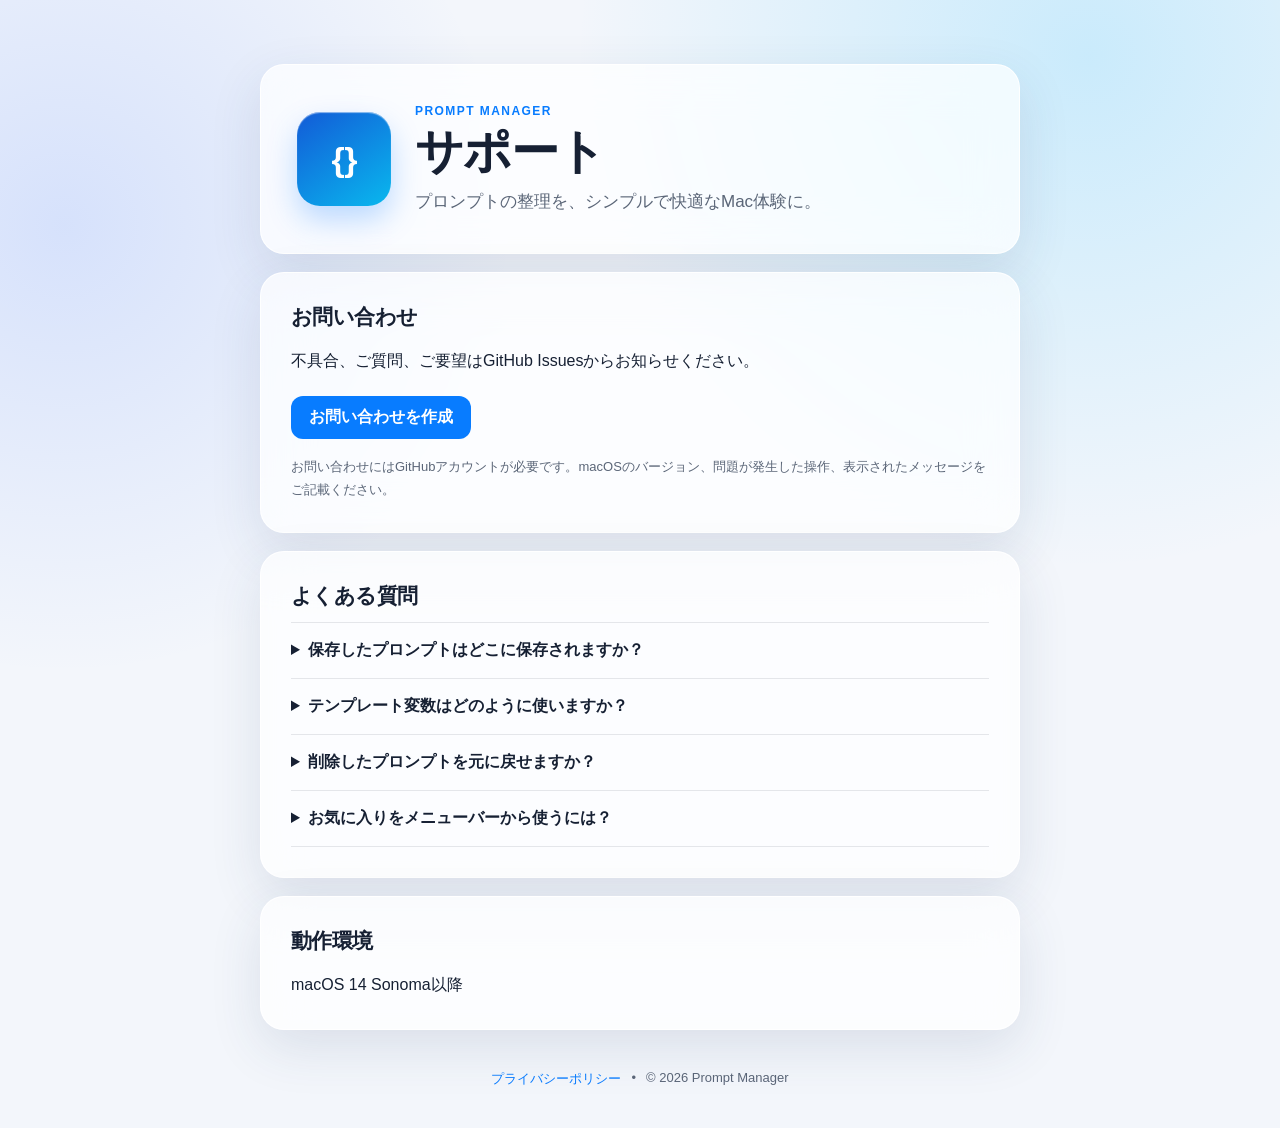
<file: index.html>
<!doctype html>
<html lang="ja">
<head>
  <meta charset="utf-8">
  <meta name="viewport" content="width=device-width, initial-scale=1">
  <meta name="description" content="Prompt Managerのサポートページです。">
  <title>Prompt Manager サポート</title>
  <link rel="icon" href="favicon.svg" type="image/svg+xml">
  <link rel="stylesheet" href="styles.css">
</head>
<body>
  <main class="page-shell">
    <header class="hero card">
      <div class="app-icon" aria-hidden="true"><span>{ }</span></div>
      <div>
        <p class="eyebrow">PROMPT MANAGER</p>
        <h1>サポート</h1>
        <p class="lead">プロンプトの整理を、シンプルで快適なMac体験に。</p>
      </div>
    </header>

    <section class="card">
      <h2>お問い合わせ</h2>
      <p>不具合、ご質問、ご要望はGitHub Issuesからお知らせください。</p>
      <a class="primary-button" href="https://github.com/Satoponsky/prompt-manager-support/issues/new" rel="noopener noreferrer">
        お問い合わせを作成
      </a>
      <p class="note">お問い合わせにはGitHubアカウントが必要です。macOSのバージョン、問題が発生した操作、表示されたメッセージをご記載ください。</p>
    </section>

    <section class="card">
      <h2>よくある質問</h2>
      <div class="faq-list">
        <details>
          <summary>保存したプロンプトはどこに保存されますか？</summary>
          <p>プロンプトはSwiftDataを使用して、お使いのMac内に保存されます。外部のAIサービスへ自動送信されることはありません。</p>
        </details>
        <details>
          <summary>テンプレート変数はどのように使いますか？</summary>
          <p>本文に <code>{{変数名}}</code> と入力すると、変数の入力欄と完成版プレビューが自動的に表示されます。</p>
        </details>
        <details>
          <summary>削除したプロンプトを元に戻せますか？</summary>
          <p>はい。左側の「ゴミ箱」を開き、対象のプロンプトを選択して「元に戻す」を押してください。</p>
        </details>
        <details>
          <summary>お気に入りをメニューバーから使うには？</summary>
          <p>編集画面でプロンプトをお気に入りに登録すると、メニューバーの星アイコンから本文をコピーできます。</p>
        </details>
      </div>
    </section>

    <section class="card compact-card">
      <h2>動作環境</h2>
      <p>macOS 14 Sonoma以降</p>
    </section>

    <footer>
      <a href="privacy.html">プライバシーポリシー</a>
      <span aria-hidden="true">•</span>
      <span>© 2026 Prompt Manager</span>
    </footer>
  </main>
</body>
</html>
</file>
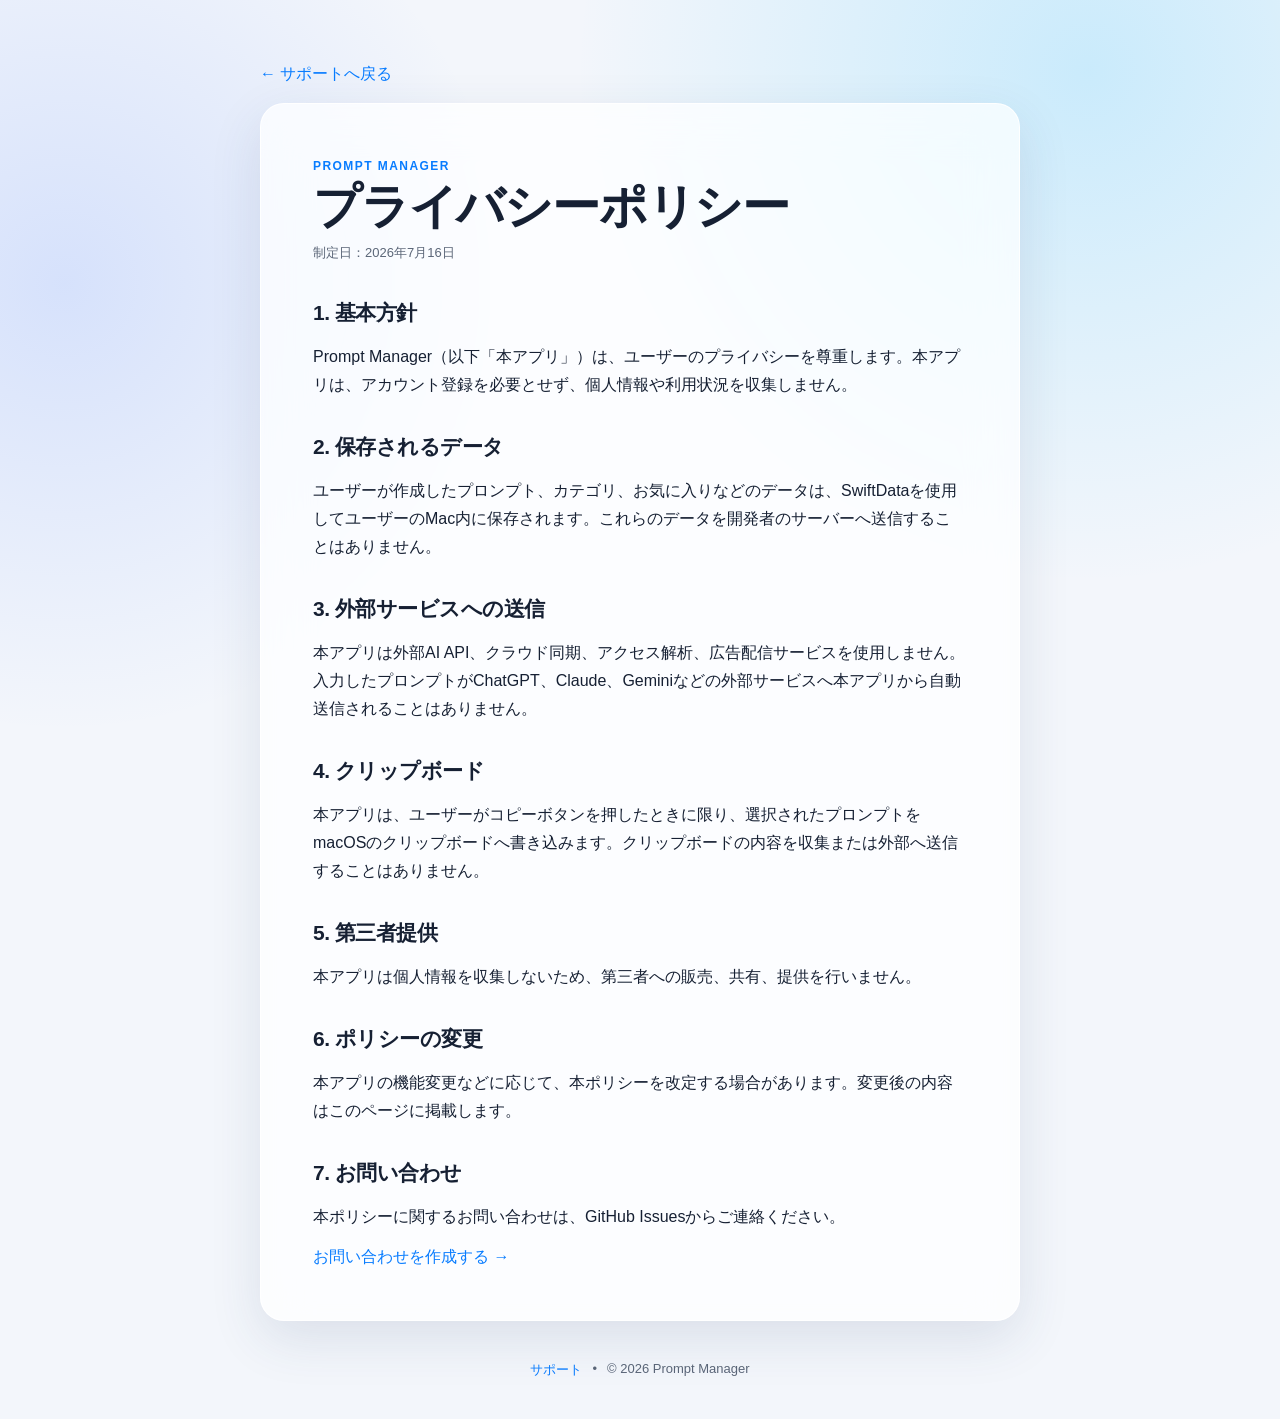
<file: privacy.html>
<!doctype html>
<html lang="ja">
<head>
  <meta charset="utf-8">
  <meta name="viewport" content="width=device-width, initial-scale=1">
  <meta name="description" content="Prompt Managerのプライバシーポリシーです。">
  <title>プライバシーポリシー | Prompt Manager</title>
  <link rel="icon" href="favicon.svg" type="image/svg+xml">
  <link rel="stylesheet" href="styles.css">
</head>
<body>
  <main class="page-shell policy-page">
    <nav class="back-link"><a href="index.html">← サポートへ戻る</a></nav>

    <article class="card policy-card">
      <p class="eyebrow">PROMPT MANAGER</p>
      <h1>プライバシーポリシー</h1>
      <p class="updated">制定日：2026年7月16日</p>

      <section>
        <h2>1. 基本方針</h2>
        <p>Prompt Manager（以下「本アプリ」）は、ユーザーのプライバシーを尊重します。本アプリは、アカウント登録を必要とせず、個人情報や利用状況を収集しません。</p>
      </section>

      <section>
        <h2>2. 保存されるデータ</h2>
        <p>ユーザーが作成したプロンプト、カテゴリ、お気に入りなどのデータは、SwiftDataを使用してユーザーのMac内に保存されます。これらのデータを開発者のサーバーへ送信することはありません。</p>
      </section>

      <section>
        <h2>3. 外部サービスへの送信</h2>
        <p>本アプリは外部AI API、クラウド同期、アクセス解析、広告配信サービスを使用しません。入力したプロンプトがChatGPT、Claude、Geminiなどの外部サービスへ本アプリから自動送信されることはありません。</p>
      </section>

      <section>
        <h2>4. クリップボード</h2>
        <p>本アプリは、ユーザーがコピーボタンを押したときに限り、選択されたプロンプトをmacOSのクリップボードへ書き込みます。クリップボードの内容を収集または外部へ送信することはありません。</p>
      </section>

      <section>
        <h2>5. 第三者提供</h2>
        <p>本アプリは個人情報を収集しないため、第三者への販売、共有、提供を行いません。</p>
      </section>

      <section>
        <h2>6. ポリシーの変更</h2>
        <p>本アプリの機能変更などに応じて、本ポリシーを改定する場合があります。変更後の内容はこのページに掲載します。</p>
      </section>

      <section>
        <h2>7. お問い合わせ</h2>
        <p>本ポリシーに関するお問い合わせは、GitHub Issuesからご連絡ください。</p>
        <a class="text-link" href="https://github.com/Satoponsky/prompt-manager-support/issues/new" rel="noopener noreferrer">お問い合わせを作成する →</a>
      </section>
    </article>

    <footer>
      <a href="index.html">サポート</a>
      <span aria-hidden="true">•</span>
      <span>© 2026 Prompt Manager</span>
    </footer>
  </main>
</body>
</html>
</file>
<file: styles.css>
:root {
  color-scheme: light dark;
  --background: #f3f6fb;
  --surface: rgba(255, 255, 255, 0.74);
  --surface-border: rgba(255, 255, 255, 0.88);
  --text: #162033;
  --secondary: #5b6678;
  --accent: #087cff;
  --accent-hover: #0069da;
  --divider: rgba(22, 32, 51, 0.10);
  --shadow: 0 18px 52px rgba(42, 67, 105, 0.12);
}

* { box-sizing: border-box; }

html { font-family: -apple-system, BlinkMacSystemFont, "SF Pro Text", "Helvetica Neue", sans-serif; }

body {
  margin: 0;
  min-height: 100vh;
  color: var(--text);
  background:
    radial-gradient(circle at 85% 5%, rgba(38, 190, 255, 0.20), transparent 32rem),
    radial-gradient(circle at 5% 20%, rgba(63, 118, 255, 0.16), transparent 28rem),
    var(--background);
}

a { color: var(--accent); }

.page-shell {
  width: min(760px, calc(100% - 32px));
  margin: 0 auto;
  padding: 64px 0 36px;
}

.card {
  margin-bottom: 18px;
  padding: 30px;
  background: var(--surface);
  border: 1px solid var(--surface-border);
  border-radius: 24px;
  box-shadow: var(--shadow);
  backdrop-filter: blur(24px) saturate(140%);
  -webkit-backdrop-filter: blur(24px) saturate(140%);
}

.hero {
  display: flex;
  align-items: center;
  gap: 24px;
  padding: 36px;
}

.app-icon {
  display: grid;
  flex: 0 0 94px;
  width: 94px;
  height: 94px;
  place-items: center;
  color: white;
  font-size: 34px;
  font-weight: 700;
  letter-spacing: -5px;
  background: linear-gradient(145deg, #125bd7, #09b8ee);
  border-radius: 23px;
  box-shadow: inset 0 1px 1px rgba(255,255,255,.55), 0 14px 30px rgba(0,114,255,.25);
}

.app-icon span { transform: translateX(-2px); }

.eyebrow {
  margin: 0 0 5px;
  color: var(--accent);
  font-size: 12px;
  font-weight: 750;
  letter-spacing: .12em;
}

h1, h2 { letter-spacing: -.025em; }
h1 { margin: 0; font-size: clamp(34px, 6vw, 48px); line-height: 1.05; }
h2 { margin: 0 0 12px; font-size: 21px; }
p { line-height: 1.75; }
.lead { margin: 10px 0 0; color: var(--secondary); font-size: 17px; }
.note { margin: 17px 0 0; color: var(--secondary); font-size: 13px; }

.primary-button {
  display: inline-block;
  margin-top: 5px;
  padding: 11px 18px;
  color: white;
  font-weight: 650;
  text-decoration: none;
  background: var(--accent);
  border-radius: 12px;
  transition: background .15s ease, transform .15s ease;
}

.primary-button:hover { background: var(--accent-hover); transform: translateY(-1px); }

.faq-list { border-top: 1px solid var(--divider); }
details { padding: 17px 0; border-bottom: 1px solid var(--divider); }
summary { cursor: pointer; font-weight: 650; }
details p { margin: 10px 0 0; color: var(--secondary); }
code { padding: 2px 6px; font-family: "SF Mono", Menlo, monospace; background: var(--divider); border-radius: 6px; }
.compact-card p { margin-bottom: 0; }

footer {
  display: flex;
  justify-content: center;
  gap: 10px;
  padding: 22px 0 4px;
  color: var(--secondary);
  font-size: 13px;
}

footer a, .back-link a, .text-link { color: var(--accent); text-decoration: none; }
footer a:hover, .back-link a:hover, .text-link:hover { text-decoration: underline; }
.back-link { margin-bottom: 18px; }
.policy-page { max-width: 820px; }
.policy-card { padding: clamp(28px, 6vw, 52px); }
.policy-card h1 { margin-bottom: 10px; }
.policy-card section { margin-top: 34px; }
.updated { margin: 0; color: var(--secondary); font-size: 13px; }

@media (prefers-color-scheme: dark) {
  :root {
    --background: #0e131b;
    --surface: rgba(27, 35, 47, 0.76);
    --surface-border: rgba(255, 255, 255, 0.10);
    --text: #f3f6fb;
    --secondary: #aab4c3;
    --accent: #40a0ff;
    --accent-hover: #198cff;
    --divider: rgba(255, 255, 255, 0.10);
    --shadow: 0 20px 58px rgba(0, 0, 0, 0.28);
  }
}

@media (max-width: 580px) {
  .page-shell { padding-top: 24px; }
  .card { padding: 22px; border-radius: 19px; }
  .hero { align-items: flex-start; gap: 17px; }
  .app-icon { flex-basis: 68px; width: 68px; height: 68px; border-radius: 17px; font-size: 25px; }
  footer { flex-wrap: wrap; }
}

@media (prefers-reduced-motion: reduce) {
  .primary-button { transition: none; }
}
</file>
